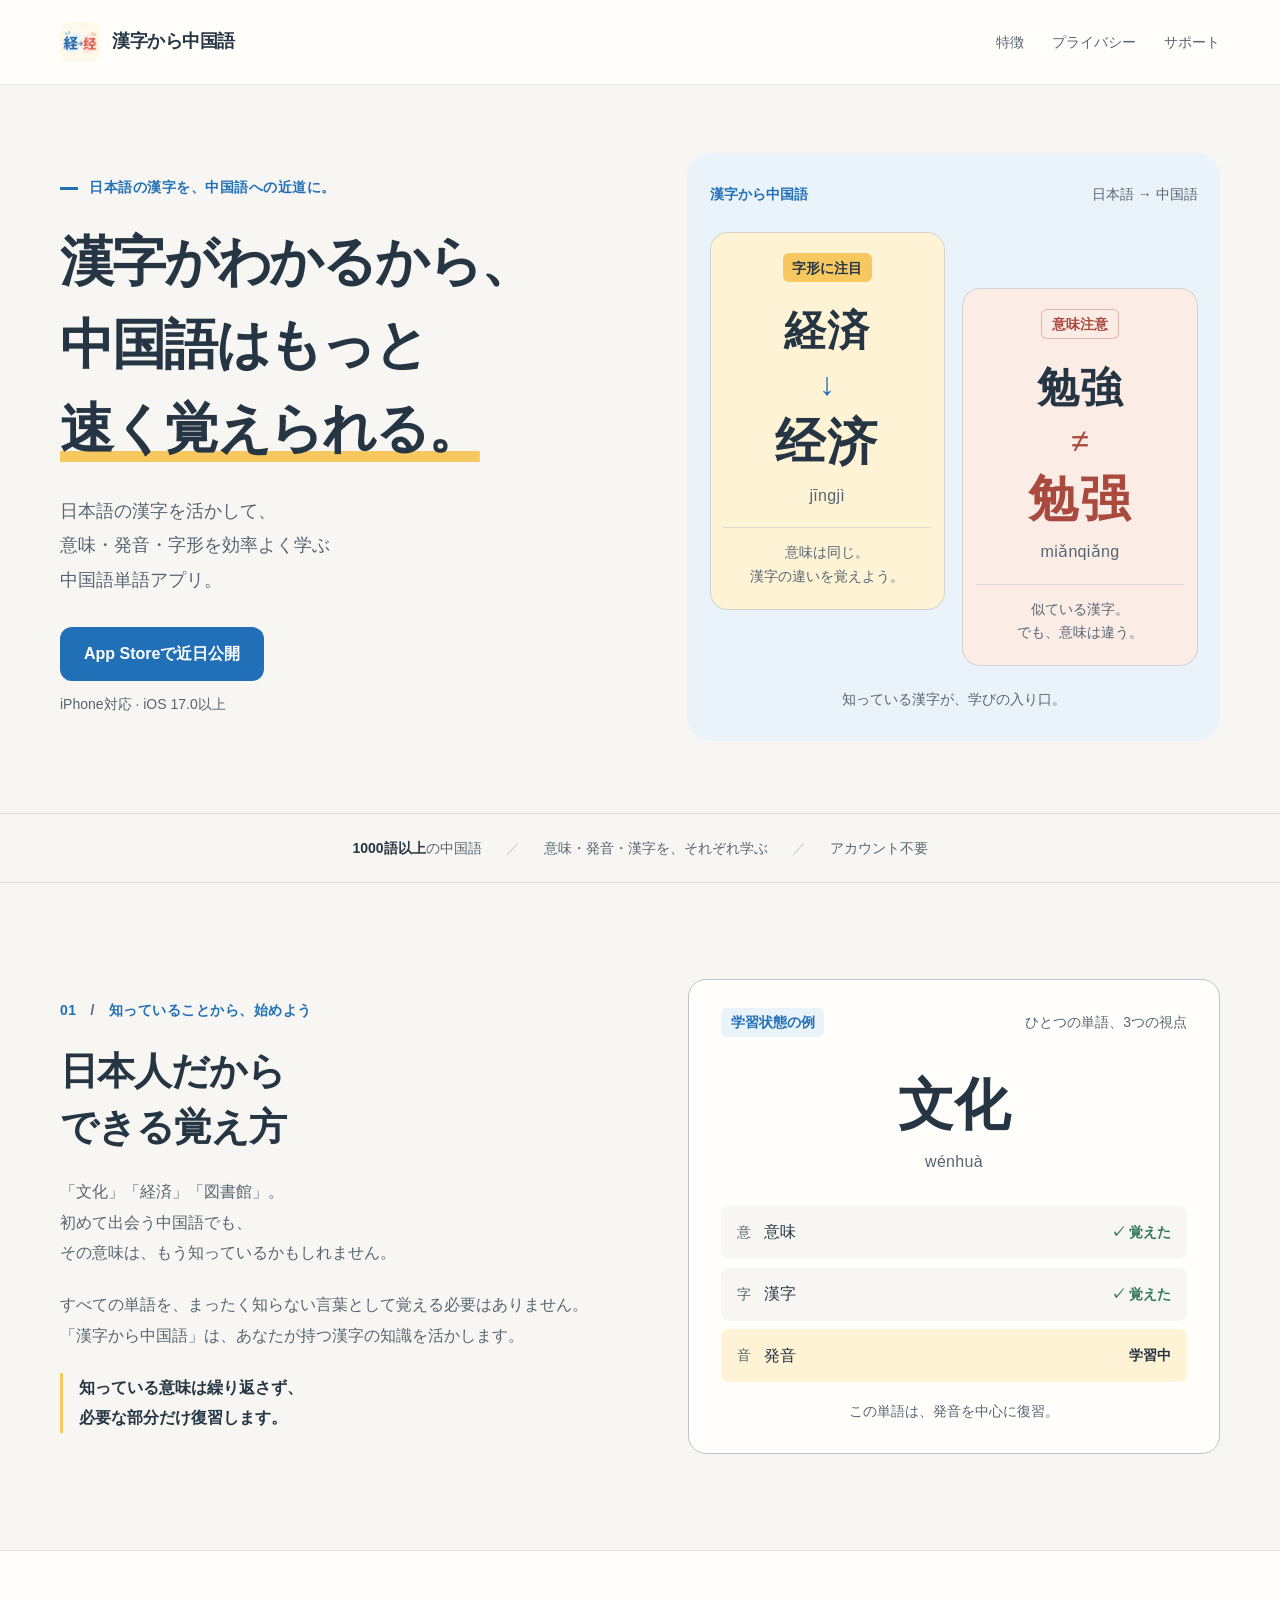
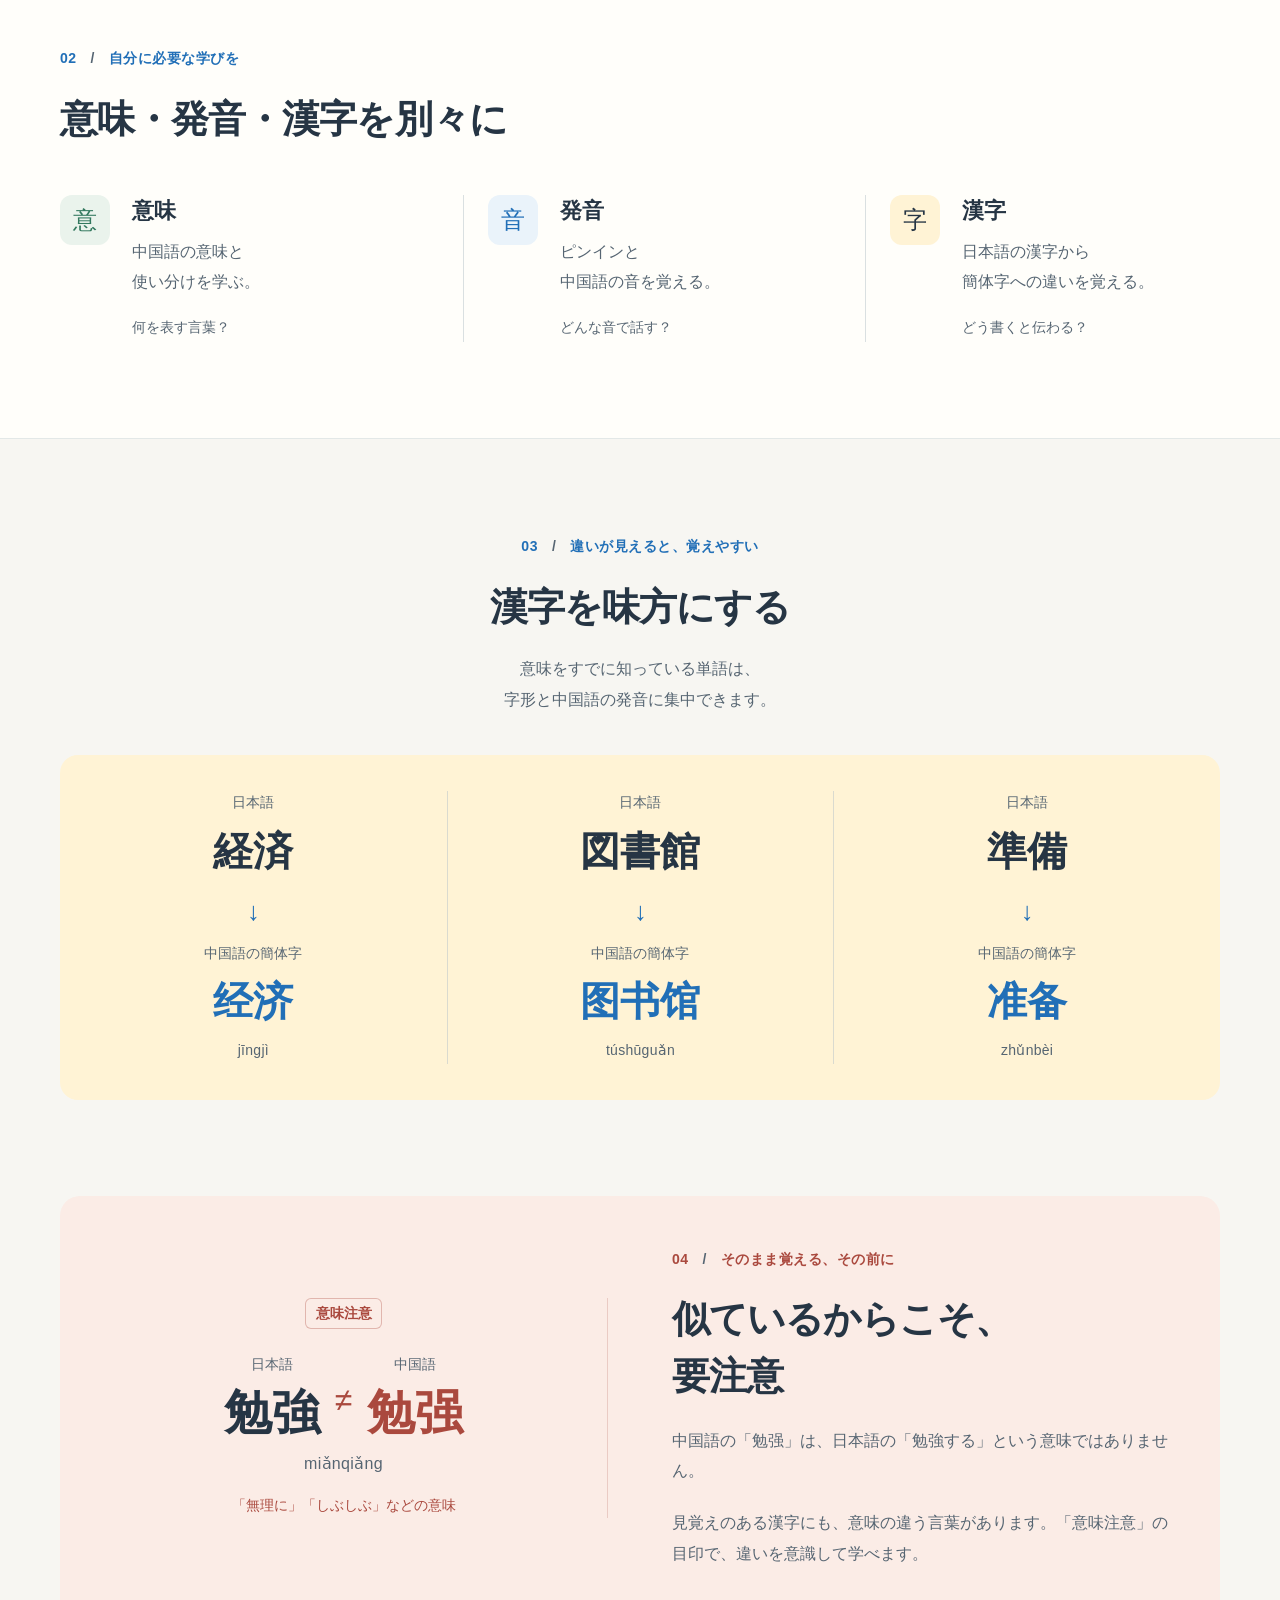
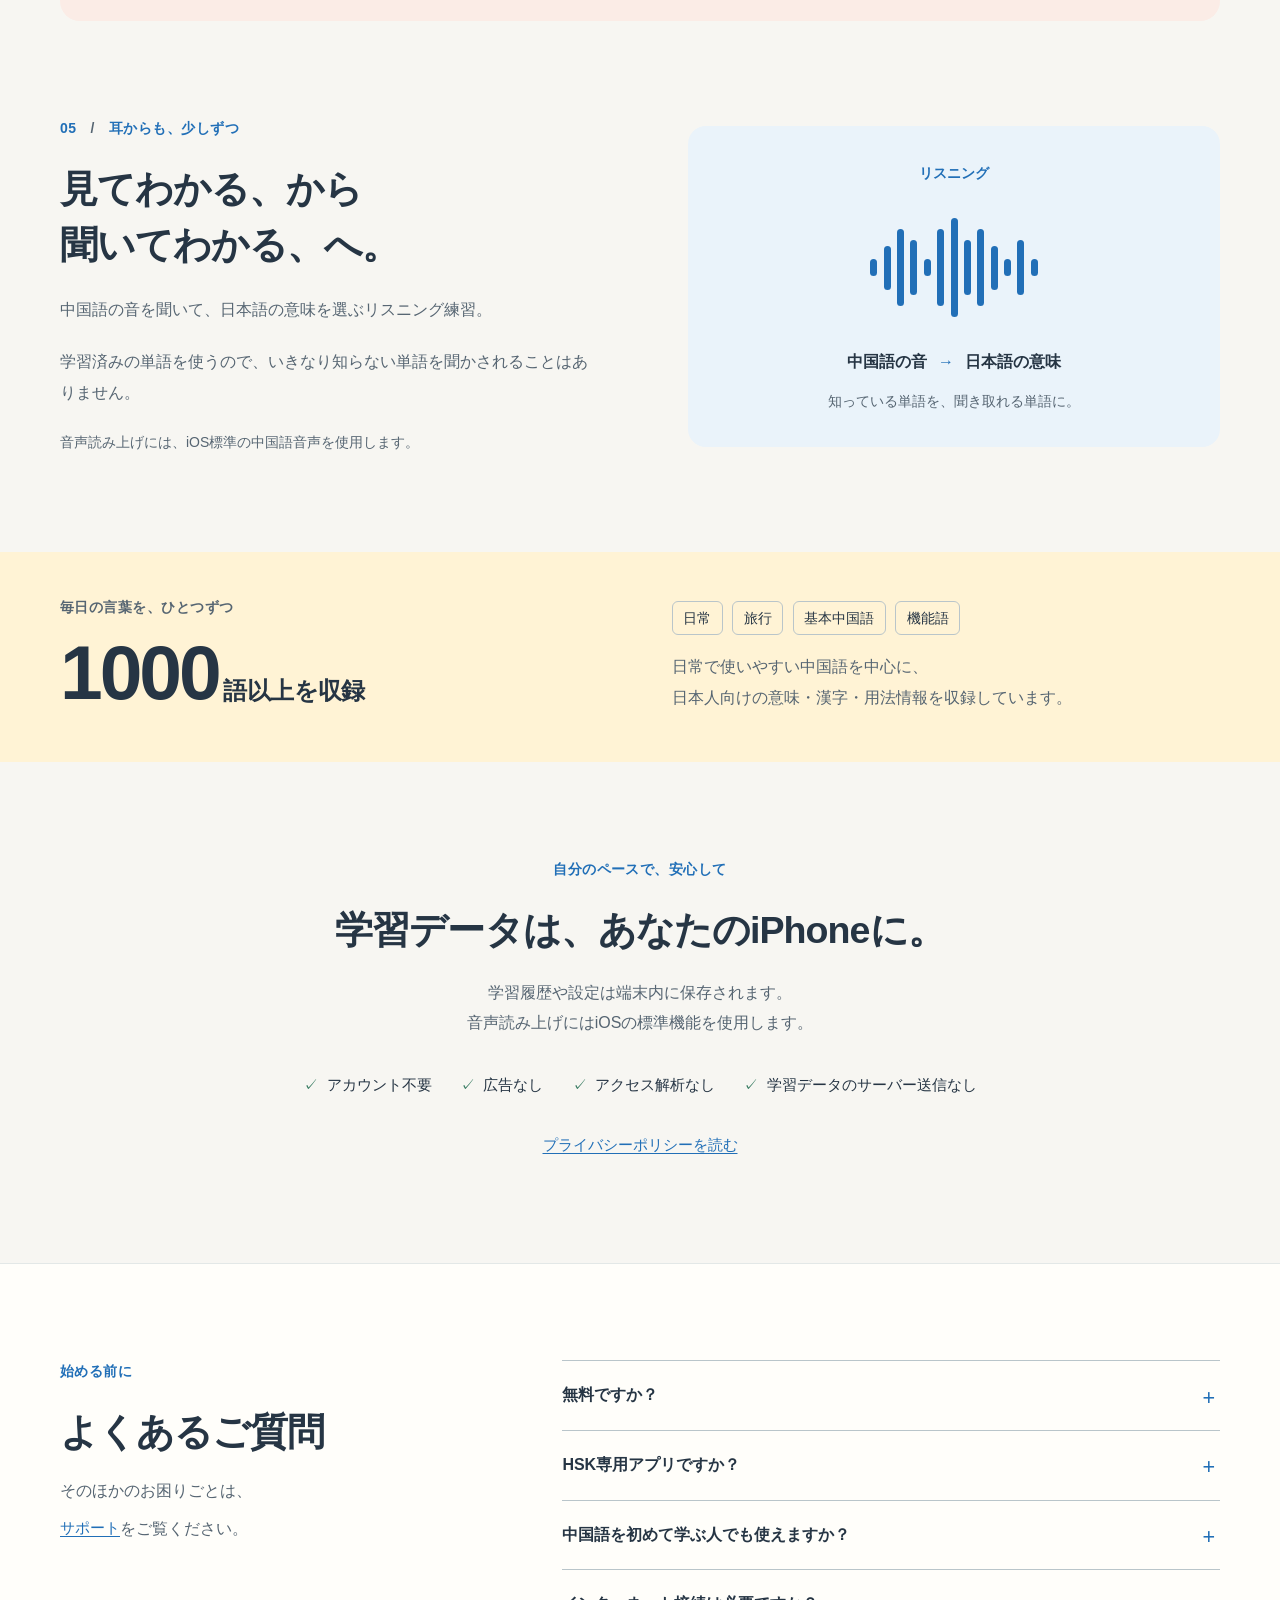
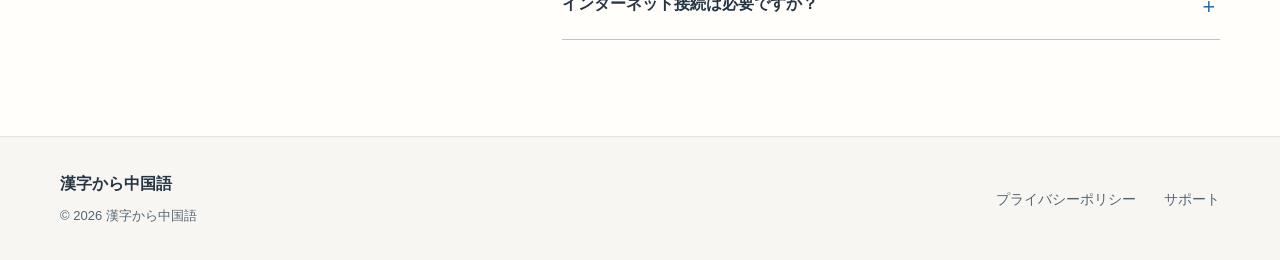
<file: index.html>
<!doctype html>
<html lang="ja">
<head>
  <meta charset="utf-8">
  <meta name="viewport" content="width=device-width, initial-scale=1">
  <meta name="color-scheme" content="light">
  <meta name="theme-color" content="#F7F6F2">
  <title>漢字から中国語 – 日本人のための中国語単語学習</title>
  <meta name="description" content="日本語の漢字を活かして、中国語の意味・発音・簡体字を効率よく学べるiPhone向け中国語単語アプリ。">
  <link rel="canonical" href="https://hmnuiodaryim0-lab.github.io/kanjikarachinese-site/">
  <meta property="og:title" content="漢字から中国語 – 日本人のための中国語単語学習">
  <meta property="og:description" content="日本語の漢字を活かして、中国語の意味・発音・簡体字を効率よく学べるiPhone向け中国語単語アプリ。">
  <meta property="og:type" content="website">
  <meta property="og:locale" content="ja_JP">
  <meta property="og:url" content="https://hmnuiodaryim0-lab.github.io/kanjikarachinese-site/">
  <meta property="og:image" content="https://hmnuiodaryim0-lab.github.io/kanjikarachinese-site/assets/images/app-icon.png">
  <meta property="og:image:width" content="1024">
  <meta property="og:image:height" content="1024">
  <meta property="og:image:alt" content="漢字から中国語 App icon">
  <meta name="twitter:card" content="summary">
  <link rel="icon" type="image/png" sizes="512x512" href="./assets/images/app-icon-512.png">
  <link rel="apple-touch-icon" sizes="180x180" href="./assets/images/app-icon-180.png">
  <link rel="stylesheet" href="./assets/css/styles.css">
  <script type="application/ld+json">
{
  "@context": "https://schema.org",
  "@type": "SoftwareApplication",
  "name": "漢字から中国語",
  "applicationCategory": "EducationalApplication",
  "operatingSystem": "iOS",
  "description": "日本語の漢字を活かして、中国語の意味・発音・簡体字を効率よく学べるiPhone向け中国語単語アプリ。",
  "url": "https://hmnuiodaryim0-lab.github.io/kanjikarachinese-site/",
  "image": "https://hmnuiodaryim0-lab.github.io/kanjikarachinese-site/assets/images/app-icon.png"
}
  </script>
</head>
<body>
  <a class="skip-link" href="#main">本文へスキップ</a>
  <header class="site-header">
    <div class="container header-inner">
      <a class="brand" href="./">
        <img src="./assets/images/app-icon-180.png" width="40" height="40" alt="漢字から中国語 App icon">
        <span>漢字から中国語</span>
      </a>
      <nav aria-label="メインナビゲーション">
        <a href="./#features">特徴</a>
        <a href="./privacy/">プライバシー</a>
        <a href="./support/">サポート</a>
      </nav>
    </div>
  </header>
  <main id="main">
    <section class="hero container" aria-labelledby="hero-title">
      <div class="hero-copy">
        <p class="eyebrow"><span class="small-rule" aria-hidden="true"></span> 日本語の漢字を、中国語への近道に。</p>
        <h1 id="hero-title">漢字がわかるから、<br>中国語はもっと<br><span class="highlight">速く覚えられる。</span></h1>
        <p class="hero-description">日本語の漢字を活かして、<br class="desktop-break">意味・発音・字形を効率よく学ぶ<br class="desktop-break">中国語単語アプリ。</p>
        <div class="release">
          <!-- APP_STORE_URL: replace after App Store listing is available -->
          <!-- TODO: replace with official App Store URL after release -->
          <!-- Replace this button with an <a class="store-button" href="OFFICIAL_URL"> when available. -->
          <button class="store-button" type="button" disabled aria-disabled="true">App Storeで近日公開</button>
          <p>iPhone対応 · iOS 17.0以上</p>
        </div>
      </div>
      <div class="hero-study" aria-label="漢字のつながりを学ぶ例">
        <div class="study-topline"><span>漢字から中国語</span><span class="study-index">日本語 → 中国語</span></div>
        <div class="hero-cards">
          <figure class="relation-card conversion-card">
            <figcaption class="tag tag-yellow">字形に注目</figcaption>
            <p class="relation-japanese">経済</p>
            <span class="relation-symbol" aria-hidden="true">↓</span>
            <p class="relation-chinese" lang="zh-Hans">经济</p>
            <p class="pinyin" lang="zh-Latn-pinyin">jīngjì</p>
            <p class="relation-note">意味は同じ。<br>漢字の違いを覚えよう。</p>
          </figure>
          <figure class="relation-card attention-card">
            <figcaption class="tag tag-coral">意味注意</figcaption>
            <p class="relation-japanese">勉強</p>
            <span class="relation-symbol" aria-hidden="true">≠</span>
            <p class="relation-chinese" lang="zh-Hans">勉强</p>
            <p class="pinyin" lang="zh-Latn-pinyin">miǎnqiǎng</p>
            <p class="relation-note">似ている漢字。<br>でも、意味は違う。</p>
          </figure>
        </div>
        <p class="study-caption">知っている漢字が、学びの入り口。</p>
      </div>
    </section>

    <div class="intro-strip">
      <div class="container strip-inner"><p><strong>1000語以上</strong>の中国語</p><span aria-hidden="true">／</span><p>意味・発音・漢字を、それぞれ学ぶ</p><span aria-hidden="true">／</span><p>アカウント不要</p></div>
    </div>

    <section class="section container value-section" id="features" aria-labelledby="value-title">
      <div class="section-copy">
        <p class="eyebrow">01 <span aria-hidden="true">/</span> 知っていることから、始めよう</p>
        <h2 id="value-title">日本人だから<br>できる覚え方</h2>
        <p>「文化」「経済」「図書館」。<br>初めて出会う中国語でも、<br>その意味は、もう知っているかもしれません。</p>
        <p>すべての単語を、まったく知らない言葉として覚える必要はありません。「漢字から中国語」は、あなたが持つ漢字の知識を活かします。</p>
        <p class="key-line">知っている意味は繰り返さず、<br>必要な部分だけ復習します。</p>
      </div>
      <div class="progress-example">
        <div class="example-heading"><span class="tag tag-blue">学習状態の例</span><span class="muted">ひとつの単語、3つの視点</span></div>
        <div class="word-heading"><span lang="zh-Hans">文化</span><span class="pinyin" lang="zh-Latn-pinyin">wénhuà</span></div>
        <dl class="learning-states">
          <div><dt><span class="dimension-symbol" aria-hidden="true">意</span>意味</dt><dd class="known"><span aria-hidden="true">✓</span> 覚えた</dd></div>
          <div><dt><span class="dimension-symbol" aria-hidden="true">字</span>漢字</dt><dd class="known"><span aria-hidden="true">✓</span> 覚えた</dd></div>
          <div class="learning"><dt><span class="dimension-symbol" aria-hidden="true">音</span>発音</dt><dd>学習中</dd></div>
        </dl>
        <p class="example-footnote">この単語は、発音を中心に復習。</p>
      </div>
    </section>

    <section class="dimensions-section section" aria-labelledby="dimensions-title">
      <div class="container">
        <div class="section-heading"><p class="eyebrow">02 <span aria-hidden="true">/</span> 自分に必要な学びを</p><h2 id="dimensions-title">意味・発音・漢字を別々に</h2></div>
        <div class="dimensions-grid">
          <div class="dimension"><span class="dimension-icon meaning-icon" aria-hidden="true">意</span><h3>意味</h3><p>中国語の意味と<br>使い分けを学ぶ。</p><span class="dimension-label">何を表す言葉？</span></div>
          <div class="dimension"><span class="dimension-icon sound-icon" aria-hidden="true">音</span><h3>発音</h3><p>ピンインと<br>中国語の音を覚える。</p><span class="dimension-label">どんな音で話す？</span></div>
          <div class="dimension"><span class="dimension-icon kanji-icon" aria-hidden="true">字</span><h3>漢字</h3><p>日本語の漢字から<br>簡体字への違いを覚える。</p><span class="dimension-label">どう書くと伝わる？</span></div>
        </div>
      </div>
    </section>

    <section class="section container kanji-section" aria-labelledby="kanji-title">
      <div class="section-heading"><p class="eyebrow">03 <span aria-hidden="true">/</span> 違いが見えると、覚えやすい</p><h2 id="kanji-title">漢字を味方にする</h2><p>意味をすでに知っている単語は、<br>字形と中国語の発音に集中できます。</p></div>
      <div class="kanji-grid">
        <div class="kanji-pair"><span class="pair-label">日本語</span><p>経済</p><span class="pair-arrow" aria-hidden="true">↓</span><span class="pair-label">中国語の簡体字</span><p lang="zh-Hans">经济</p><span class="pinyin" lang="zh-Latn-pinyin">jīngjì</span></div>
        <div class="kanji-pair"><span class="pair-label">日本語</span><p>図書館</p><span class="pair-arrow" aria-hidden="true">↓</span><span class="pair-label">中国語の簡体字</span><p lang="zh-Hans">图书馆</p><span class="pinyin" lang="zh-Latn-pinyin">túshūguǎn</span></div>
        <div class="kanji-pair"><span class="pair-label">日本語</span><p>準備</p><span class="pair-arrow" aria-hidden="true">↓</span><span class="pair-label">中国語の簡体字</span><p lang="zh-Hans">准备</p><span class="pinyin" lang="zh-Latn-pinyin">zhǔnbèi</span></div>
      </div>
    </section>

    <section class="container attention-section" aria-labelledby="attention-title">
      <div class="attention-example"><span class="tag tag-coral">意味注意</span><div class="false-friend-pair"><div><span class="pair-label">日本語</span><p>勉強</p></div><span class="not-equal" aria-hidden="true">≠</span><div><span class="pair-label">中国語</span><p lang="zh-Hans">勉强</p></div></div><p class="pinyin" lang="zh-Latn-pinyin">miǎnqiǎng</p><p class="attention-meaning">「無理に」「しぶしぶ」などの意味</p></div>
      <div class="section-copy"><p class="eyebrow coral-text">04 <span aria-hidden="true">/</span> そのまま覚える、その前に</p><h2 id="attention-title">似ているからこそ、<br>要注意</h2><p>中国語の「<span lang="zh-Hans">勉强</span>」は、日本語の「勉強する」という意味ではありません。</p><p>見覚えのある漢字にも、意味の違う言葉があります。「意味注意」の目印で、違いを意識して学べます。</p></div>
    </section>

    <section class="section container listening-section" aria-labelledby="listening-title">
      <div class="section-copy"><p class="eyebrow">05 <span aria-hidden="true">/</span> 耳からも、少しずつ</p><h2 id="listening-title">見てわかる、から<br>聞いてわかる、へ。</h2><p>中国語の音を聞いて、日本語の意味を選ぶリスニング練習。</p><p>学習済みの単語を使うので、いきなり知らない単語を聞かされることはありません。</p><p class="small-note">音声読み上げには、iOS標準の中国語音声を使用します。</p></div>
      <div class="listening-visual"><span class="tag tag-blue">リスニング</span><div class="sound-wave" aria-hidden="true"><i></i><i></i><i></i><i></i><i></i><i></i><i></i><i></i><i></i><i></i><i></i><i></i><i></i></div><div class="listening-flow"><span>中国語の音</span><span aria-hidden="true">→</span><span>日本語の意味</span></div><p>知っている単語を、聞き取れる単語に。</p></div>
    </section>

    <section class="lexicon-section" aria-labelledby="lexicon-title"><div class="container lexicon-inner"><div><p class="eyebrow">毎日の言葉を、ひとつずつ</p><h2 id="lexicon-title"><span class="vocabulary-number">1000</span>語以上を収録</h2></div><div><ul class="topic-tags" aria-label="収録テーマ"><li>日常</li><li>旅行</li><li>基本中国語</li><li>機能語</li></ul><p>日常で使いやすい中国語を中心に、<br>日本人向けの意味・漢字・用法情報を収録しています。</p></div></div></section>

    <section class="section container privacy-section" aria-labelledby="privacy-title"><div class="section-heading"><p class="eyebrow">自分のペースで、安心して</p><h2 id="privacy-title">学習データは、<br class="mobile-break">あなたのiPhoneに。</h2><p>学習履歴や設定は端末内に保存されます。<br>音声読み上げにはiOSの標準機能を使用します。</p></div><ul class="privacy-promises"><li><span aria-hidden="true">✓</span> アカウント不要</li><li><span aria-hidden="true">✓</span> 広告なし</li><li><span aria-hidden="true">✓</span> アクセス解析なし</li><li><span aria-hidden="true">✓</span> 学習データのサーバー送信なし</li></ul><a class="text-link" href="./privacy/">プライバシーポリシーを読む</a></section>

    <section class="faq-section section" aria-labelledby="faq-title"><div class="container faq-layout"><div><p class="eyebrow">始める前に</p><h2 id="faq-title">よくあるご質問</h2><p class="muted">そのほかのお困りごとは、<br><a class="text-link" href="./support/">サポート</a>をご覧ください。</p></div><div class="faq-list">
      <details><summary>無料ですか？</summary><div class="answer"><p>価格はApp Store公開時に表示されます。</p></div></details>
      <details><summary>HSK専用アプリですか？</summary><div class="answer"><p>いいえ。HSKだけでなく、日常・旅行・機能語など、実際に使いやすい中国語を中心に収録しています。</p></div></details>
      <details><summary>中国語を初めて学ぶ人でも使えますか？</summary><div class="answer"><p>はい。最初の10語から始められます。日本語の漢字知識を活かして学習できます。</p></div></details>
      <details><summary>インターネット接続は必要ですか？</summary><div class="answer"><p>基本的な単語学習や復習は端末内で利用できます。</p></div></details>
    </div></div></section>
  </main>
  <footer class="site-footer">
    <div class="container footer-inner">
      <div><a class="footer-brand" href="./">漢字から中国語</a><p class="copyright">© 2026 漢字から中国語</p></div>
      <nav aria-label="フッターナビゲーション">
        <a href="./privacy/">プライバシーポリシー</a>
        <a href="./support/">サポート</a>
      </nav>
    </div>
  </footer>
</body>
</html>
</file>
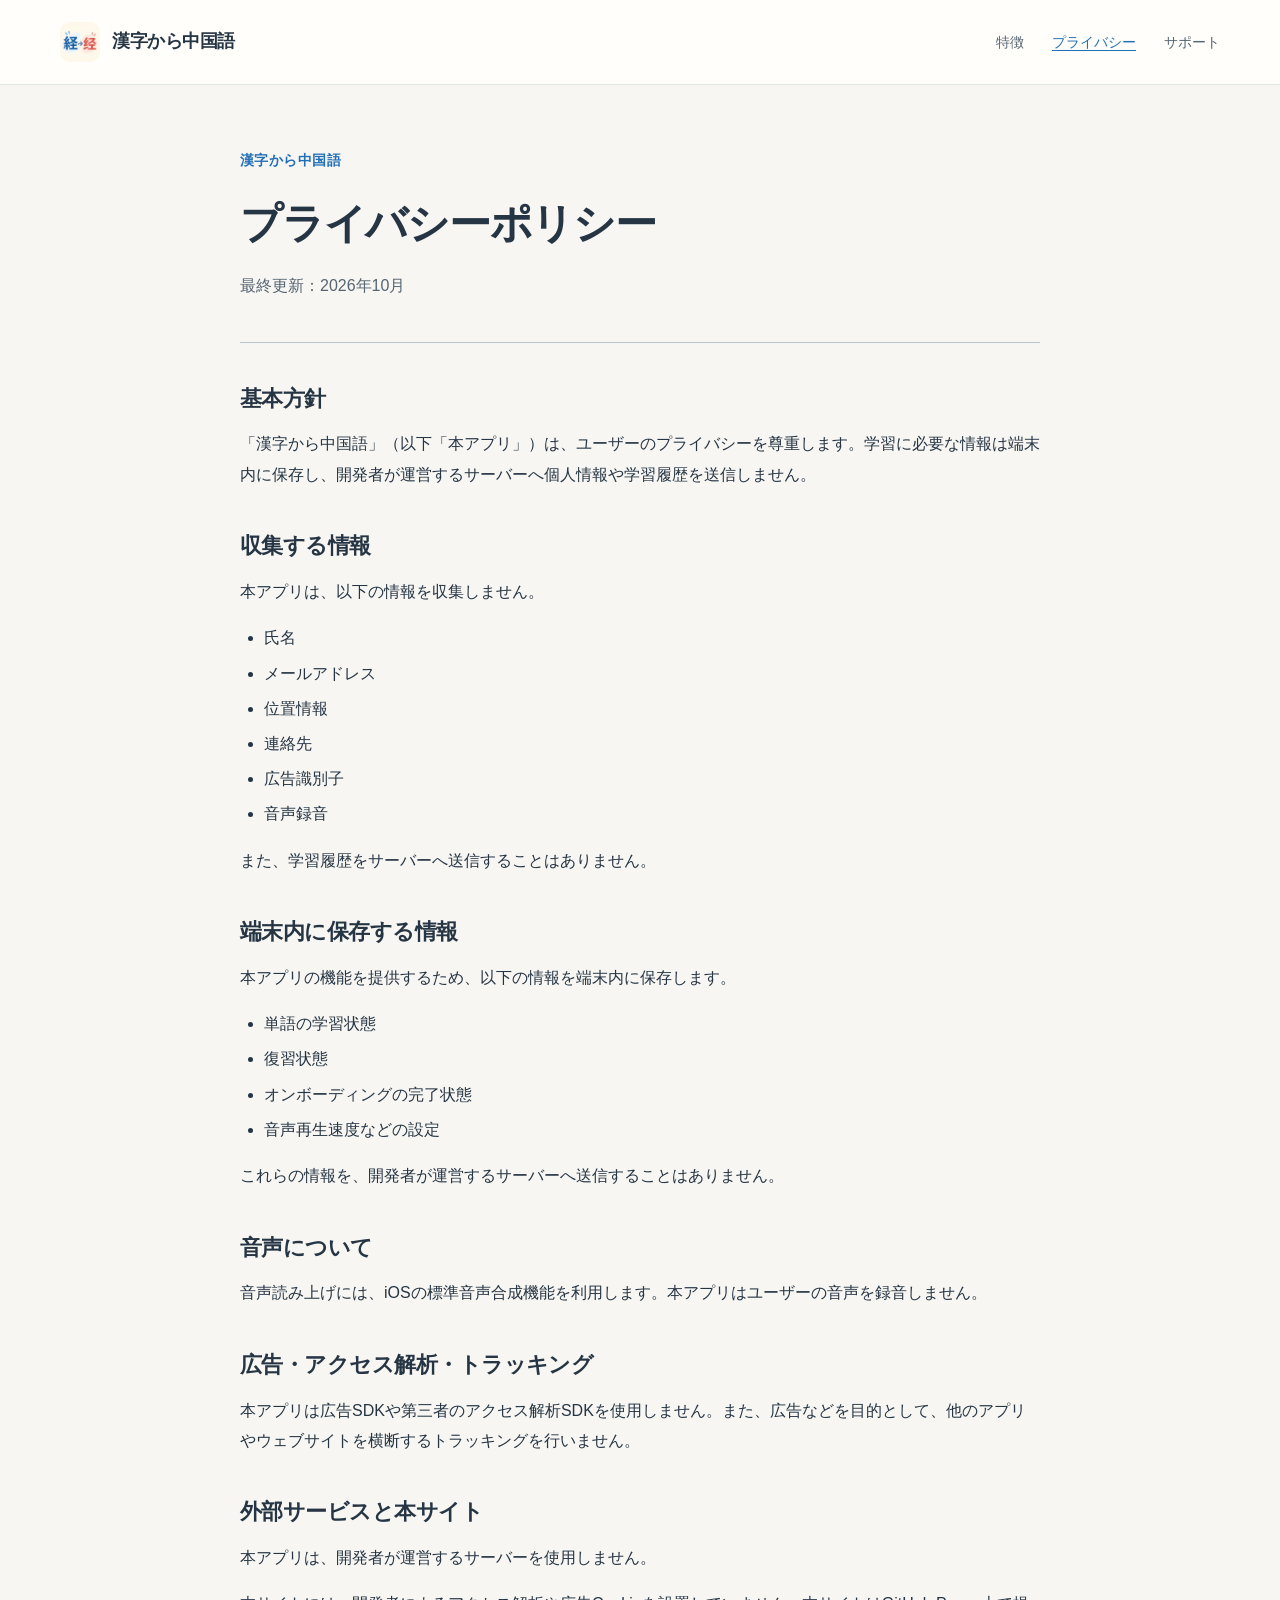
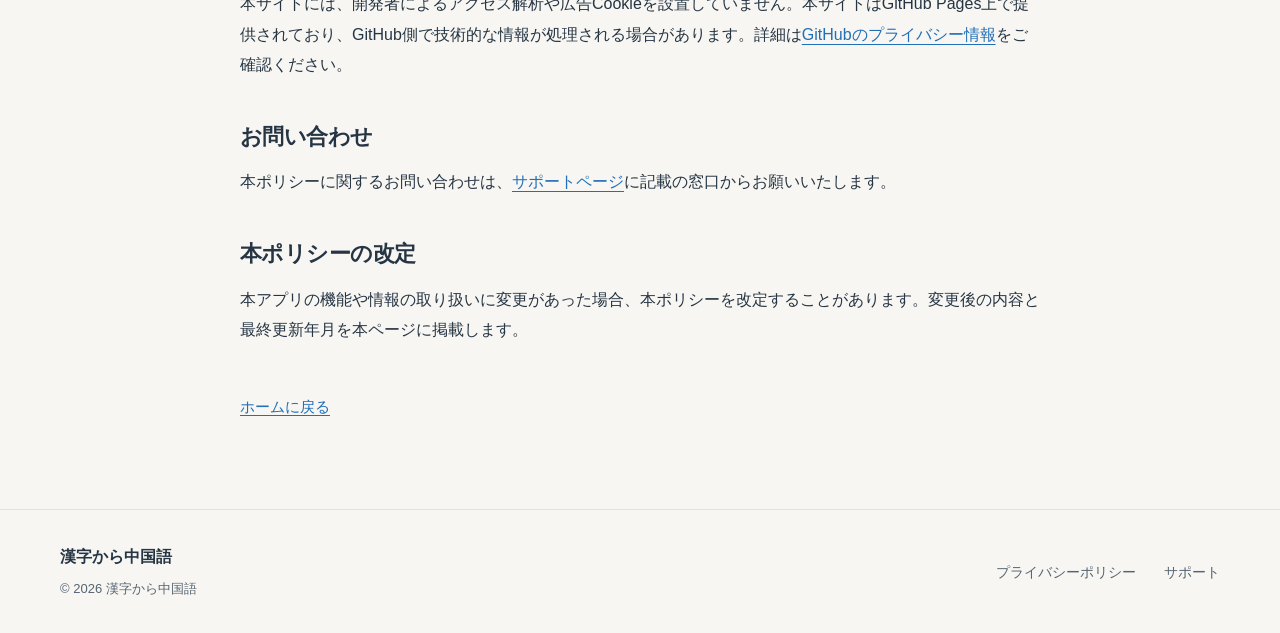
<file: privacy/index.html>
<!doctype html>
<html lang="ja">
<head>
  <meta charset="utf-8">
  <meta name="viewport" content="width=device-width, initial-scale=1">
  <meta name="color-scheme" content="light">
  <meta name="theme-color" content="#F7F6F2">
  <title>プライバシーポリシー | 漢字から中国語</title>
  <meta name="description" content="「漢字から中国語」のプライバシーポリシー。端末内の学習データ、音声機能、情報の取り扱いについて。">
  <link rel="canonical" href="https://hmnuiodaryim0-lab.github.io/kanjikarachinese-site/privacy/">
  <meta property="og:title" content="プライバシーポリシー | 漢字から中国語">
  <meta property="og:description" content="「漢字から中国語」のプライバシーポリシー。端末内の学習データ、音声機能、情報の取り扱いについて。">
  <meta property="og:type" content="website">
  <meta property="og:locale" content="ja_JP">
  <meta property="og:url" content="https://hmnuiodaryim0-lab.github.io/kanjikarachinese-site/privacy/">
  <meta property="og:image" content="https://hmnuiodaryim0-lab.github.io/kanjikarachinese-site/assets/images/app-icon.png">
  <meta property="og:image:width" content="1024">
  <meta property="og:image:height" content="1024">
  <meta property="og:image:alt" content="漢字から中国語 App icon">
  <meta name="twitter:card" content="summary">
  <link rel="icon" type="image/png" sizes="512x512" href="../assets/images/app-icon-512.png">
  <link rel="apple-touch-icon" sizes="180x180" href="../assets/images/app-icon-180.png">
  <link rel="stylesheet" href="../assets/css/styles.css">
</head>
<body>
  <a class="skip-link" href="#main">本文へスキップ</a>
  <header class="site-header">
    <div class="container header-inner">
      <a class="brand" href="../">
        <img src="../assets/images/app-icon-180.png" width="40" height="40" alt="漢字から中国語 App icon">
        <span>漢字から中国語</span>
      </a>
      <nav aria-label="メインナビゲーション">
        <a href="../#features">特徴</a>
        <a href="../privacy/" aria-current="page">プライバシー</a>
        <a href="../support/">サポート</a>
      </nav>
    </div>
  </header>
  <main id="main" class="document container">
    <div class="document-heading"><p class="eyebrow">漢字から中国語</p><h1>プライバシーポリシー</h1><p class="muted">最終更新：2026年10月</p></div>
    <section aria-labelledby="policy"><h2 id="policy">基本方針</h2><p>「漢字から中国語」（以下「本アプリ」）は、ユーザーのプライバシーを尊重します。学習に必要な情報は端末内に保存し、開発者が運営するサーバーへ個人情報や学習履歴を送信しません。</p></section>
    <section aria-labelledby="collection"><h2 id="collection">収集する情報</h2><p>本アプリは、以下の情報を収集しません。</p><ul><li>氏名</li><li>メールアドレス</li><li>位置情報</li><li>連絡先</li><li>広告識別子</li><li>音声録音</li></ul><p>また、学習履歴をサーバーへ送信することはありません。</p></section>
    <section aria-labelledby="local-data"><h2 id="local-data">端末内に保存する情報</h2><p>本アプリの機能を提供するため、以下の情報を端末内に保存します。</p><ul><li>単語の学習状態</li><li>復習状態</li><li>オンボーディングの完了状態</li><li>音声再生速度などの設定</li></ul><p>これらの情報を、開発者が運営するサーバーへ送信することはありません。</p></section>
    <section aria-labelledby="voice"><h2 id="voice">音声について</h2><p>音声読み上げには、iOSの標準音声合成機能を利用します。本アプリはユーザーの音声を録音しません。</p></section>
    <section aria-labelledby="tracking"><h2 id="tracking">広告・アクセス解析・トラッキング</h2><p>本アプリは広告SDKや第三者のアクセス解析SDKを使用しません。また、広告などを目的として、他のアプリやウェブサイトを横断するトラッキングを行いません。</p></section>
    <section aria-labelledby="external"><h2 id="external">外部サービスと本サイト</h2><p>本アプリは、開発者が運営するサーバーを使用しません。</p><p>本サイトには、開発者によるアクセス解析や広告Cookieを設置していません。本サイトはGitHub Pages上で提供されており、GitHub側で技術的な情報が処理される場合があります。詳細は<a href="https://docs.github.com/site-policy/privacy-policies/github-general-privacy-statement">GitHubのプライバシー情報</a>をご確認ください。</p></section>
    <section aria-labelledby="contact"><h2 id="contact">お問い合わせ</h2><p>本ポリシーに関するお問い合わせは、<a href="../support/">サポートページ</a>に記載の窓口からお願いいたします。</p></section>
    <section aria-labelledby="changes"><h2 id="changes">本ポリシーの改定</h2><p>本アプリの機能や情報の取り扱いに変更があった場合、本ポリシーを改定することがあります。変更後の内容と最終更新年月を本ページに掲載します。</p></section>
    <a class="text-link back-link" href="../">ホームに戻る</a>
  </main>
  <footer class="site-footer">
    <div class="container footer-inner">
      <div><a class="footer-brand" href="../">漢字から中国語</a><p class="copyright">© 2026 漢字から中国語</p></div>
      <nav aria-label="フッターナビゲーション">
        <a href="../privacy/">プライバシーポリシー</a>
        <a href="../support/">サポート</a>
      </nav>
    </div>
  </footer>
</body>
</html>
</file>
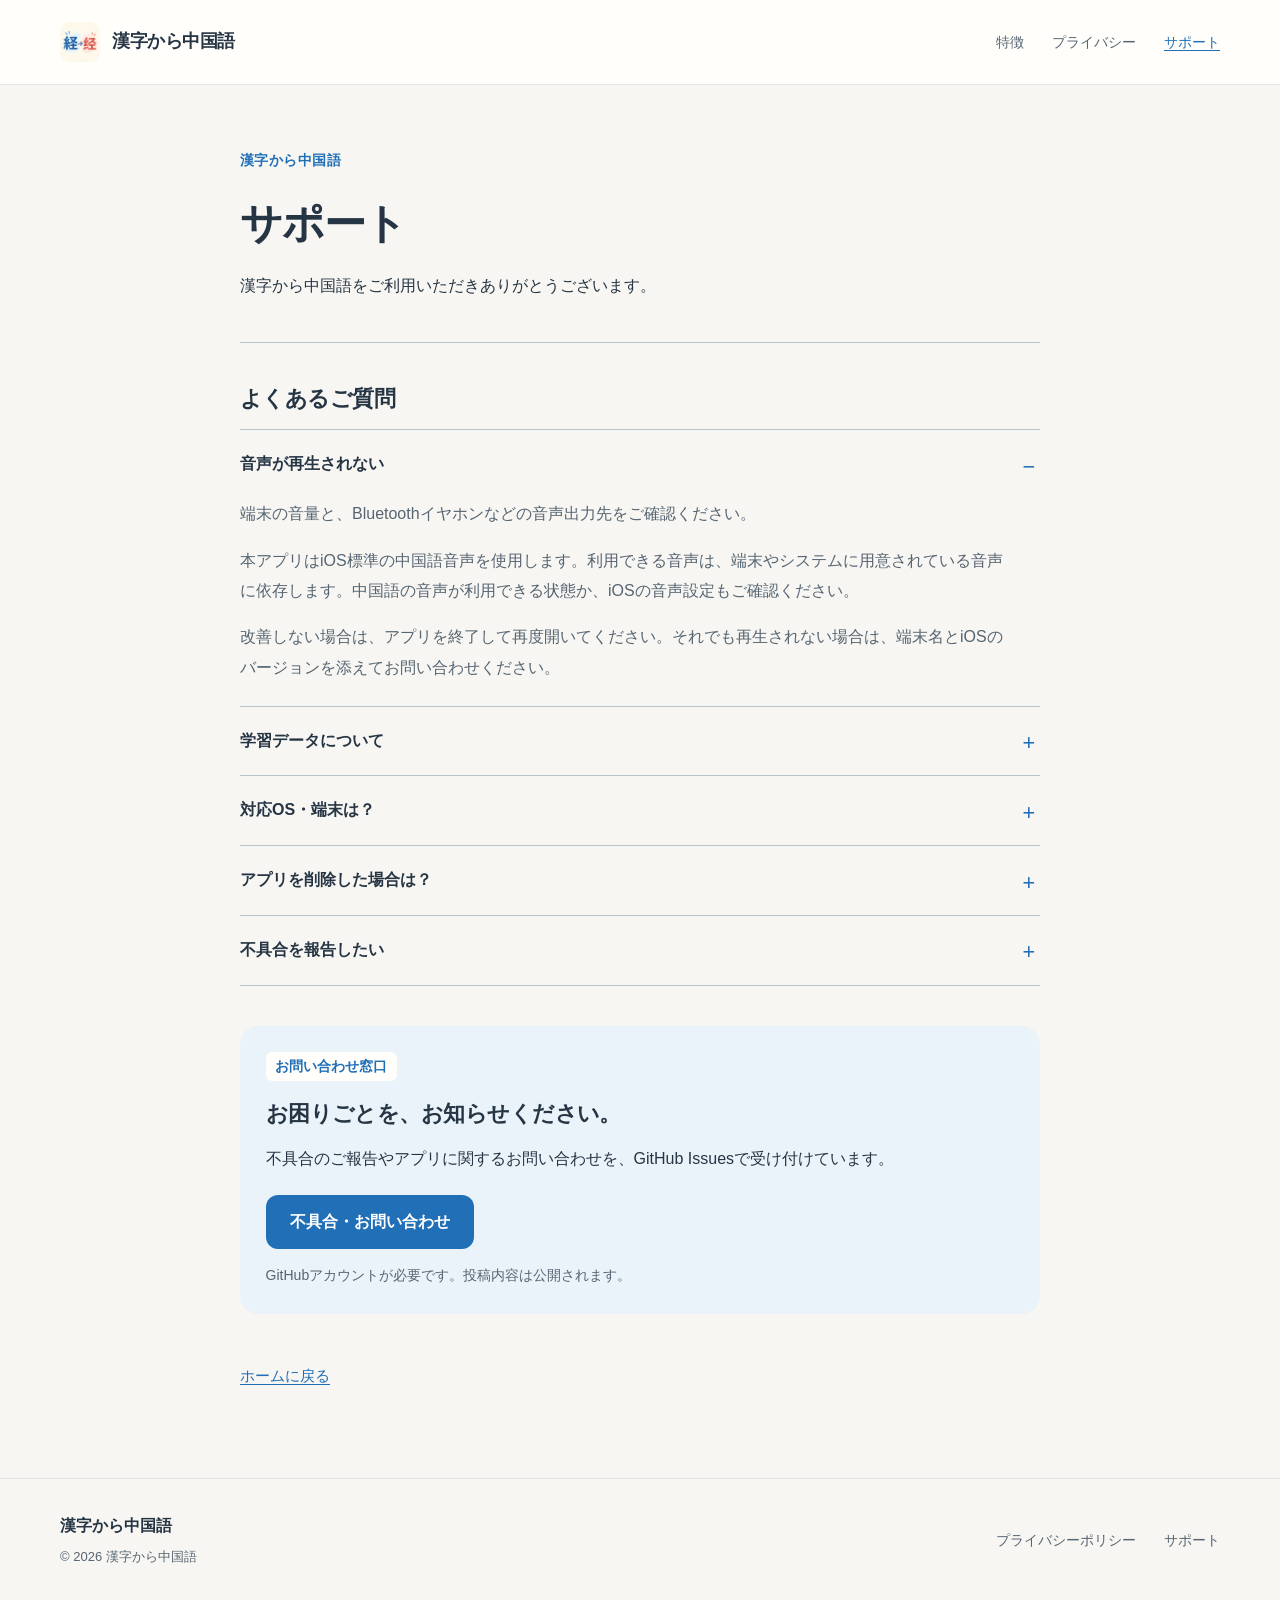
<file: support/index.html>
<!doctype html>
<html lang="ja">
<head>
  <meta charset="utf-8">
  <meta name="viewport" content="width=device-width, initial-scale=1">
  <meta name="color-scheme" content="light">
  <meta name="theme-color" content="#F7F6F2">
  <title>サポート | 漢字から中国語</title>
  <meta name="description" content="「漢字から中国語」のサポート。音声の再生、学習データ、対応OS、不具合のお問い合わせについて。">
  <link rel="canonical" href="https://hmnuiodaryim0-lab.github.io/kanjikarachinese-site/support/">
  <meta property="og:title" content="サポート | 漢字から中国語">
  <meta property="og:description" content="「漢字から中国語」のサポート。音声の再生、学習データ、対応OS、不具合のお問い合わせについて。">
  <meta property="og:type" content="website">
  <meta property="og:locale" content="ja_JP">
  <meta property="og:url" content="https://hmnuiodaryim0-lab.github.io/kanjikarachinese-site/support/">
  <meta property="og:image" content="https://hmnuiodaryim0-lab.github.io/kanjikarachinese-site/assets/images/app-icon.png">
  <meta property="og:image:width" content="1024">
  <meta property="og:image:height" content="1024">
  <meta property="og:image:alt" content="漢字から中国語 App icon">
  <meta name="twitter:card" content="summary">
  <link rel="icon" type="image/png" sizes="512x512" href="../assets/images/app-icon-512.png">
  <link rel="apple-touch-icon" sizes="180x180" href="../assets/images/app-icon-180.png">
  <link rel="stylesheet" href="../assets/css/styles.css">
</head>
<body>
  <a class="skip-link" href="#main">本文へスキップ</a>
  <header class="site-header">
    <div class="container header-inner">
      <a class="brand" href="../">
        <img src="../assets/images/app-icon-180.png" width="40" height="40" alt="漢字から中国語 App icon">
        <span>漢字から中国語</span>
      </a>
      <nav aria-label="メインナビゲーション">
        <a href="../#features">特徴</a>
        <a href="../privacy/">プライバシー</a>
        <a href="../support/" aria-current="page">サポート</a>
      </nav>
    </div>
  </header>
  <main id="main" class="document support-document container">
    <div class="document-heading"><p class="eyebrow">漢字から中国語</p><h1>サポート</h1><p>漢字から中国語をご利用いただきありがとうございます。</p></div>
    <section aria-labelledby="support-faq"><h2 id="support-faq">よくあるご質問</h2><div class="faq-list">
      <details open><summary>音声が再生されない</summary><div class="answer"><p>端末の音量と、Bluetoothイヤホンなどの音声出力先をご確認ください。</p><p>本アプリはiOS標準の中国語音声を使用します。利用できる音声は、端末やシステムに用意されている音声に依存します。中国語の音声が利用できる状態か、iOSの音声設定もご確認ください。</p><p>改善しない場合は、アプリを終了して再度開いてください。それでも再生されない場合は、端末名とiOSのバージョンを添えてお問い合わせください。</p></div></details>
      <details><summary>学習データについて</summary><div class="answer"><p>学習状態、復習状態、オンボーディングの完了状態、音声再生速度などの設定は端末内に保存されます。開発者のサーバーへ学習データを送信することはありません。</p><p>開発者側で学習データをお預かりしていないため、お問い合わせによるデータの復元には対応できません。</p></div></details>
      <details><summary>対応OS・端末は？</summary><div class="answer"><p>iOS 17.0以上を搭載したiPhoneに対応しています。</p></div></details>
      <details><summary>アプリを削除した場合は？</summary><div class="answer"><p>アプリを削除すると、端末内の学習データや設定も削除される場合があります。再インストールしても以前の学習状態が戻るとは限りませんので、削除前にご注意ください。</p></div></details>
      <details><summary>不具合を報告したい</summary><div class="answer"><p>下記の「不具合・お問い合わせ」からGitHub Issuesにご報告ください。以下の情報があると、状況を確認しやすくなります。</p><ul><li>端末名（iPhoneの機種）</li><li>iOSのバージョン</li><li>アプリのバージョン</li><li>発生した問題と、その前に行った操作</li><li>期待していた動作</li></ul><p>GitHub Issuesの投稿は公開されます。氏名やメールアドレスなどの個人情報は記載しないでください。スクリーンショットを添付する場合も、個人情報が写っていないかご確認ください。</p></div></details>
    </div></section>
    <section class="contact-panel" aria-labelledby="inquiries"><span class="tag tag-blue">お問い合わせ窓口</span><h2 id="inquiries">お困りごとを、お知らせください。</h2><p>不具合のご報告やアプリに関するお問い合わせを、GitHub Issuesで受け付けています。</p><a class="contact-button" href="https://github.com/hmnuiodaryim0-lab/kanjikarachinese-site/issues">不具合・お問い合わせ</a><p class="small-note">GitHubアカウントが必要です。投稿内容は公開されます。</p></section>
    <a class="text-link back-link" href="../">ホームに戻る</a>
  </main>
  <footer class="site-footer">
    <div class="container footer-inner">
      <div><a class="footer-brand" href="../">漢字から中国語</a><p class="copyright">© 2026 漢字から中国語</p></div>
      <nav aria-label="フッターナビゲーション">
        <a href="../privacy/">プライバシーポリシー</a>
        <a href="../support/">サポート</a>
      </nav>
    </div>
  </footer>
</body>
</html>
</file>
<file: assets/css/styles.css>
/* M6 light palette, taken from the app's asset catalog. */
:root {
  --blue: #216fb7;
  --yellow: #f6c85f;
  --coral: #aa493e;
  --green: #32785e;
  --background: #f7f6f2;
  --surface: #fffefa;
  --ink: #263544;
  --secondary: #566572;
  --border: #b9c5ca;
  --blue-paper: #eaf3fa;
  --yellow-paper: #fff3d5;
  --coral-paper: #fbece6;
  --green-paper: #eaf3ec;
  --font: -apple-system, BlinkMacSystemFont, "Helvetica Neue", "Hiragino Sans", "Yu Gothic", "YuGothic", sans-serif;
}
*, *::before, *::after { box-sizing: border-box; }
html { scroll-padding-top: 2rem; }
body { margin: 0; background: var(--background); color: var(--ink); font-family: var(--font); font-size: 1rem; line-height: 1.9; -webkit-text-size-adjust: 100%; }
h1, h2, h3, p, figure, dl, dd { margin: 0; }
h1, h2, h3 { font-weight: 700; line-height: 1.5; overflow-wrap: anywhere; }
h1 { font-size: clamp(2rem, 4.2vw, 3.4rem); letter-spacing: -.04em; }
h2 { font-size: clamp(1.65rem, 3vw, 2.35rem); letter-spacing: -.025em; }
h3 { font-size: 1.35rem; }
p + p { margin-top: 1rem; }
a { color: var(--blue); text-underline-offset: .22em; text-decoration-thickness: 1px; }
a:hover { text-decoration-thickness: 2px; }
button, summary, a { -webkit-tap-highlight-color: transparent; }
a, button, summary { touch-action: manipulation; }
:focus-visible { outline: 3px solid var(--blue); outline-offset: 5px; border-radius: 3px; }
button { font: inherit; }
img { max-width: 100%; height: auto; display: block; }
[lang="zh-Hans"] { font-family: -apple-system, BlinkMacSystemFont, "PingFang SC", "Hiragino Sans GB", "Microsoft YaHei", sans-serif; }
.container { width: min(100% - 2.5rem, 1160px); margin-inline: auto; }
.skip-link { position: absolute; top: -6rem; left: 1rem; padding: .65rem 1rem; background: var(--surface); z-index: 10; }
.skip-link:focus { top: 1rem; }
.site-header { border-bottom: 1px solid #b9c5ca66; background: var(--surface); }
.header-inner { display: flex; flex-wrap: wrap; align-items: center; justify-content: space-between; gap: .5rem 1.5rem; padding-block: 1.1rem; }
.brand { display: inline-flex; gap: .75rem; align-items: center; color: var(--ink); font-size: 1.1rem; font-weight: 700; text-decoration: none; letter-spacing: -.025em; }
.brand img { width: 40px; height: 40px; border-radius: 10px; }
nav { display: flex; flex-wrap: wrap; gap: .5rem 1.75rem; }
nav a { display: inline-flex; min-height: 44px; align-items: center; font-size: .875rem; color: var(--secondary); text-decoration: none; }
nav a:hover, nav a[aria-current] { color: var(--blue); text-decoration: underline; }
.hero { padding-block: 3rem 3.5rem; display: grid; gap: 2.75rem; }
.eyebrow { color: var(--blue); font-size: .875rem; font-weight: 600; letter-spacing: .035em; line-height: 1.7; margin-bottom: 1.25rem; }
.eyebrow > span:not(.small-rule) { margin-inline: .6rem; color: var(--secondary); }
.small-rule { display: inline-block; width: 1.15rem; height: 3px; margin-right: .4rem; background: var(--blue); vertical-align: middle; }
.hero h1 { line-height: 1.55; margin-bottom: 1.5rem; }
.highlight { text-decoration: underline; text-decoration-color: var(--yellow); text-decoration-thickness: .2em; text-underline-offset: .07em; text-decoration-skip-ink: none; }
.hero-description { color: var(--secondary); line-height: 1.95; font-size: 1.05rem; }
.release { margin-top: 1.85rem; }
.store-button, .contact-button { display: inline-flex; min-height: 54px; align-items: center; justify-content: center; padding: .8rem 1.5rem; border: 0; border-radius: 12px; background: var(--blue); color: #fff; font-weight: 600; text-align: center; text-decoration: none; line-height: 1.6; }
.store-button:disabled { color: #fff; opacity: 1; cursor: default; }
a.store-button:hover, .contact-button:hover { background: #1b5e9c; }
.release p { margin-top: .65rem; font-size: .875rem; color: var(--secondary); }
.hero-study { background-color: var(--blue-paper); border-radius: 24px; padding: 1.4rem 1.15rem; position: relative; align-self: center; }
.study-topline { display: flex; justify-content: space-between; flex-wrap: wrap; gap: .25rem .8rem; font-size: .875rem; color: var(--blue); font-weight: 600; }
.study-index { color: var(--secondary); font-weight: 400; }
.hero-cards { display: grid; grid-template-columns: 1fr 1fr; gap: .8rem; margin-top: 1.5rem; align-items: start; }
.relation-card { border: 1px solid #b9c5ca99; border-radius: 18px; padding: 1.1rem .65rem 1.25rem; text-align: center; background: var(--surface); }
.conversion-card { background: var(--yellow-paper); }
.attention-card { background: var(--coral-paper); margin-top: 3.5rem; }
.tag { display: inline-block; padding: .2rem .6rem; border-radius: 6px; font-size: .875rem; font-weight: 600; line-height: 1.6; }
.tag-yellow { background: var(--yellow); color: var(--ink); }
.tag-coral { background: var(--coral-paper); color: var(--coral); border: 1px solid #aa493e55; }
.tag-blue { background: var(--blue-paper); color: var(--blue); }
.relation-japanese { font-size: clamp(1.8rem, 3.3vw, 2.6rem); font-weight: 600; margin-top: 1.2rem; line-height: 1.4; letter-spacing: .035em; }
.relation-symbol { display: block; font-size: 2rem; color: var(--blue); line-height: 1.5; font-weight: 400; }
.relation-chinese { font-size: clamp(2.15rem, 3.8vw, 3.1rem); font-weight: 650; line-height: 1.4; letter-spacing: .04em; }
.attention-card .relation-symbol, .attention-card .relation-chinese { color: var(--coral); }
.pinyin { color: var(--secondary); font-size: 1rem; letter-spacing: .02em; font-weight: 400; }
.relation-card .pinyin { margin-top: .2rem; }
.relation-note { font-size: .875rem; line-height: 1.7; color: var(--secondary); margin-top: 1rem; border-top: 1px solid #b9c5ca88; padding-top: .8rem; }
.study-caption { color: var(--secondary); font-size: .875rem; text-align: center; margin-top: 1.25rem; }
.intro-strip { border-block: 1px solid #b9c5ca77; }
.strip-inner { display: flex; flex-wrap: wrap; gap: .5rem 1.5rem; justify-content: center; align-items: center; padding-block: 1.3rem; font-size: .875rem; color: var(--secondary); }
.strip-inner p { margin: 0; }
.strip-inner strong { font-weight: 650; color: var(--ink); }
.strip-inner > span { color: var(--border); }
.section { padding-block: 4rem; }
.section-copy > p:not(.eyebrow) { margin-top: 1.35rem; color: var(--secondary); }
.section-copy .key-line { padding-left: 1rem; border-left: 3px solid var(--yellow); color: var(--ink) !important; font-weight: 600; }
.value-section, .listening-section { display: grid; gap: 2.5rem; align-items: center; }
.progress-example { background: var(--surface); border: 1px solid var(--border); border-radius: 18px; padding: 1.5rem; }
.example-heading { display: flex; justify-content: space-between; flex-wrap: wrap; align-items: center; gap: .65rem; font-size: .875rem; }
.muted { color: var(--secondary); }
.word-heading { display: flex; flex-direction: column; text-align: center; gap: .2rem; margin-block: 1.8rem; }
.word-heading > [lang="zh-Hans"] { font-size: 3.5rem; font-weight: 600; line-height: 1.4; }
.learning-states { display: grid; gap: .55rem; }
.learning-states > div { display: flex; flex-wrap: wrap; justify-content: space-between; align-items: center; gap: .5rem; padding: .7rem 1rem; border-radius: 8px; background: var(--background); }
.learning-states dt { display: flex; gap: .8rem; align-items: center; font-weight: 500; }
.learning-states dd { font-size: .875rem; font-weight: 600; }
.dimension-symbol { color: var(--secondary); font-size: .875rem; }
.learning-states .learning { background: var(--yellow-paper); }
.known { color: var(--green); }
.example-footnote { text-align: center; color: var(--secondary); font-size: .875rem; margin-top: 1rem; }
.dimensions-section { background: var(--surface); border-block: 1px solid #b9c5ca66; }
.section-heading > p:not(.eyebrow) { margin-top: 1.2rem; color: var(--secondary); }
.dimensions-grid { display: grid; margin-top: 2.5rem; gap: 2rem; }
.dimension { position: relative; padding-left: 4.5rem; }
.dimension-icon { position: absolute; top: 0; left: 0; display: grid; place-items: center; width: 50px; height: 50px; border-radius: 12px; font-size: 1.5rem; font-weight: 500; }
.meaning-icon { color: var(--green); background: var(--green-paper); }
.sound-icon { color: var(--blue); background: var(--blue-paper); }
.kanji-icon { color: var(--ink); background: var(--yellow-paper); }
.dimension p { color: var(--secondary); margin-top: .6rem; }
.dimension-label { display: inline-block; font-size: .875rem; margin-top: 1rem; color: var(--secondary); }
.kanji-section .section-heading { text-align: center; }
.kanji-grid { display: grid; grid-template-columns: repeat(3, minmax(0, 1fr)); margin-top: 2.5rem; background: var(--yellow-paper); border-radius: 18px; padding-block: 1.75rem; }
.kanji-pair { text-align: center; padding-inline: .4rem; }
.kanji-pair + .kanji-pair { border-left: 1px solid #b9c5ca88; }
.pair-label { color: var(--secondary); font-size: .875rem; display: block; line-height: 1.7; }
.kanji-pair p { font-size: clamp(1.5rem, 3.3vw, 2.5rem); font-weight: 600; line-height: 1.5; margin-top: .35rem; }
.kanji-pair p[lang] { color: var(--blue); }
.pair-arrow { color: var(--blue); display: block; font-size: 1.6rem; margin-block: .4rem; }
.kanji-pair .pinyin { font-size: .875rem; display: block; margin-top: .35rem; }
.attention-section { display: grid; gap: 2rem; background: var(--coral-paper); border-radius: 20px; padding: 2rem 1.5rem; align-items: center; }
.attention-example { text-align: center; }
.false-friend-pair { display: flex; flex-wrap: wrap; align-items: center; justify-content: center; gap: .9rem; margin-top: 1.5rem; }
.false-friend-pair p { font-size: clamp(2rem, 4vw, 3rem); font-weight: 650; line-height: 1.5; }
.false-friend-pair p[lang] { color: var(--coral); }
.not-equal { font-size: 2rem; color: var(--coral); }
.attention-meaning { font-size: .875rem; color: var(--coral); margin-top: .8rem; }
.coral-text { color: var(--coral); }
.listening-visual { padding: 2rem 1rem; background: var(--blue-paper); border-radius: 18px; text-align: center; }
.sound-wave { display: flex; align-items: center; justify-content: center; gap: .4rem; height: 110px; margin-block: 1.5rem; }
.sound-wave i { display: block; width: 7px; height: 15%; background: var(--blue); border-radius: 6px; }
.sound-wave i:nth-child(2n) { height: 40%; }
.sound-wave i:nth-child(3n) { height: 70%; }
.sound-wave i:nth-child(4n) { height: 50%; }
.sound-wave i:nth-child(7) { height: 90%; }
.listening-flow { display: flex; flex-wrap: wrap; gap: .7rem; justify-content: center; align-items: center; font-weight: 600; }
.listening-flow > span:nth-child(2) { color: var(--blue); }
.listening-visual > p { color: var(--secondary); font-size: .875rem; margin-top: .7rem; }
.small-note { color: var(--secondary); font-size: .875rem; }
.lexicon-section { padding-block: 2.75rem; background: var(--yellow-paper); }
.lexicon-inner { display: grid; gap: 1.75rem; align-items: center; }
.lexicon-inner h2 { font-size: 1.5rem; }
.lexicon-inner .eyebrow { margin-bottom: .4rem; color: var(--secondary); }
.vocabulary-number { font-size: clamp(3.5rem, 6vw, 5rem); font-weight: 650; letter-spacing: -.04em; color: var(--ink); margin-right: .3rem; line-height: 1.2; }
.topic-tags { display: flex; flex-wrap: wrap; list-style: none; margin: 0 0 1.1rem; padding: 0; gap: .6rem; }
.topic-tags li { border: 1px solid #b9c5ca; border-radius: 6px; padding: .15rem .65rem; font-size: .875rem; }
.lexicon-inner p { color: var(--secondary); }
.privacy-section { text-align: center; }
.privacy-promises { display: flex; flex-wrap: wrap; justify-content: center; gap: 1rem 1.75rem; list-style: none; padding: 0; margin-block: 2rem 1.5rem; font-size: .9375rem; }
.privacy-promises span { color: var(--green); margin-right: .3rem; }
.text-link { display: inline-flex; align-items: center; min-height: 44px; font-size: .9375rem; }
.faq-section { background: var(--surface); border-top: 1px solid #b9c5ca66; }
.faq-layout { display: grid; gap: 1.5rem; }
.faq-layout h2 { margin-bottom: 1rem; }
.faq-list { border-top: 1px solid var(--border); }
details { border-bottom: 1px solid var(--border); }
summary { cursor: pointer; padding: 1.25rem 2rem 1.25rem 0; position: relative; font-weight: 600; line-height: 1.8; list-style: none; }
summary::-webkit-details-marker { display: none; }
summary::after { content: "+"; position: absolute; right: .3rem; top: 1.1rem; color: var(--blue); font-size: 1.35rem; font-weight: 400; }
details[open] > summary::after { content: "−"; }
summary:hover { color: var(--blue); }
.answer { padding: 0 1.75rem 1.4rem 0; color: var(--secondary); }
.site-footer { background: var(--background); border-top: 1px solid #b9c5ca66; padding-block: 2rem; }
.footer-inner { display: flex; flex-wrap: wrap; gap: 1rem 2rem; align-items: center; justify-content: space-between; }
.footer-brand { color: var(--ink); font-weight: 600; text-decoration: none; }
.copyright { font-size: .8125rem; color: var(--secondary); margin-top: .25rem; }
.document { max-width: 800px; padding-block: 3rem 4rem; }
.document-heading { padding-bottom: 2rem; margin-bottom: 2rem; border-bottom: 1px solid var(--border); }
.document h1 { font-size: clamp(1.8rem, 3.5vw, 2.6rem); letter-spacing: -.03em; }
.document-heading > p:last-child { margin-top: 1rem; }
.document section + section { margin-top: 2.5rem; }
.document h2 { font-size: 1.35rem; margin-bottom: .9rem; }
.document section p, .document li { overflow-wrap: anywhere; }
.document ul { padding-left: 1.5rem; }
.document li + li { margin-top: .3rem; }
.back-link { margin-top: 2.5rem; }
.contact-panel { padding: 1.6rem; background: var(--blue-paper); border-radius: 18px; }
.contact-panel h2 { margin-top: 1rem; }
.contact-panel .contact-button { margin-block: 1.25rem .8rem; }
.contact-panel .small-note { margin: 0; }
.contact-panel .tag { background: var(--surface); }
.desktop-break { display: none; }
.mobile-break { display: initial; }
@media (min-width: 600px) {
  .container { width: min(100% - 4rem, 1160px); }
  .hero-study { padding: 1.75rem; }
  .hero-cards { gap: 1.1rem; }
  .relation-card { padding: 1.25rem .8rem; }
  .relation-japanese { font-size: 2.6rem; }
  .relation-chinese { font-size: 3.1rem; }
  .dimensions-grid { grid-template-columns: repeat(3, minmax(0, 1fr)); gap: 1.5rem; }
  .dimension { padding-left: 0; }
  .dimension-icon { position: static; margin-bottom: 1rem; }
  .dimension + .dimension { border-left: 1px solid #b9c5ca88; padding-left: 1.5rem; }
  .kanji-grid { padding-block: 2.25rem; }
  .mobile-break { display: none; }
}
@media (min-width: 900px) {
  .header-inner { padding-block: 1.25rem; }
  .hero { grid-template-columns: 1.08fr 1fr; align-items: center; gap: 3.25rem; padding-block: 4.25rem 4.5rem; }
  .hero-study { padding: 1.75rem 1.4rem; }
  .hero-description { font-size: 1.1rem; }
  .desktop-break { display: initial; }
  .section { padding-block: 6rem; }
  .value-section, .listening-section { grid-template-columns: 1fr 1fr; gap: 6rem; }
  .progress-example { padding: 1.75rem 2rem; }
  .section-heading { margin-bottom: 1rem; }
  .dimensions-grid { margin-top: 3rem; gap: 3rem; }
  .dimension { padding-left: 4.5rem; }
  .dimension-icon { position: absolute; }
  .dimension + .dimension { padding-left: 6rem; }
  .dimension + .dimension .dimension-icon { left: 1.5rem; }
  .attention-section { grid-template-columns: 1fr 1fr; gap: 4rem; padding: 3.25rem; }
  .attention-example { border-right: 1px solid #aa493e33; padding-right: 2rem; }
  .listening-visual { padding: 2rem; }
  .lexicon-inner { grid-template-columns: 1fr 1fr; gap: 4rem; }
  .faq-layout { grid-template-columns: .8fr 1.2fr; gap: 4rem; }
  .document { padding-block: 4rem 5rem; }
  .document-heading { padding-bottom: 2.5rem; margin-bottom: 2.5rem; }
}
@media (max-width: 599px) {
  .header-inner { justify-content: center; gap: .6rem; }
  .brand { justify-content: center; }
  .header-inner nav { width: 100%; justify-content: center; gap: 0 1.5rem; }
  .header-inner nav a { min-height: 40px; }
  .hero .eyebrow { font-size: .8125rem; letter-spacing: 0; }
  .strip-inner { flex-direction: column; gap: .25rem; }
  .strip-inner > span { display: none; }
  .kanji-pair .pair-label { font-size: .75rem; }
  .privacy-promises { display: grid; grid-template-columns: 1fr; text-align: left; width: fit-content; margin-inline: auto; gap: .7rem; }
  .footer-inner { flex-direction: column; align-items: flex-start; }
  .footer-inner nav { gap: 0 1.25rem; }
}
@media (max-width: 359px) {
  .hero h1 { font-size: 1.85rem; }
  .hero-cards { gap: .5rem; }
  .hero-study { padding-inline: .8rem; }
  .relation-card { padding-inline: .4rem; }
  .relation-note { font-size: .8125rem; }
  .kanji-grid { grid-template-columns: 1fr; gap: 1.5rem; }
  .kanji-pair + .kanji-pair { border-left: 0; border-top: 1px solid #b9c5ca88; padding-top: 1.5rem; }
}
@media (prefers-reduced-motion: no-preference) {
  a, summary { transition: color 140ms ease, background-color 140ms ease; }
}
@media (prefers-reduced-motion: reduce) {
  *, *::before, *::after { animation: none !important; transition: none !important; scroll-behavior: auto !important; }
}
@media (forced-colors: active) {
  .tag, .relation-card, .progress-example, .store-button, .contact-button { border: 1px solid CanvasText; }
  .highlight { text-decoration-color: CanvasText; }
}
</file>
